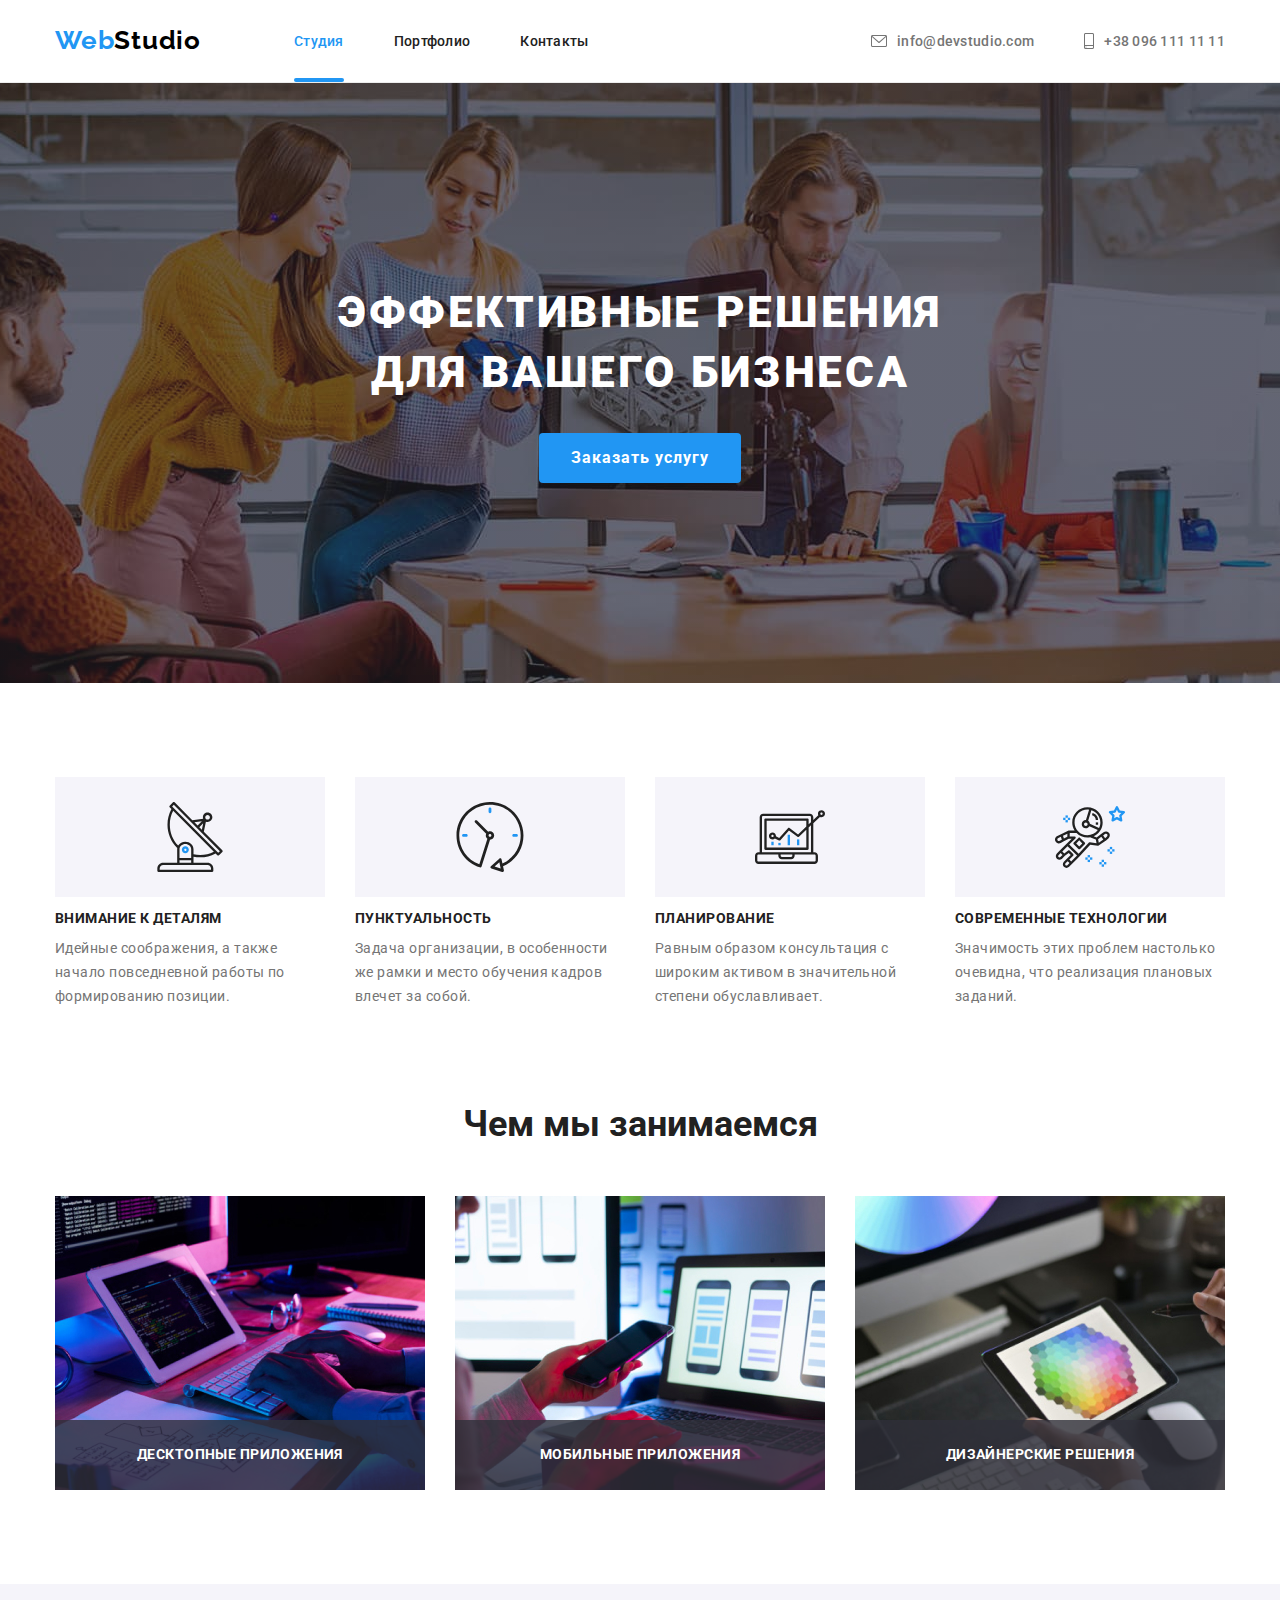
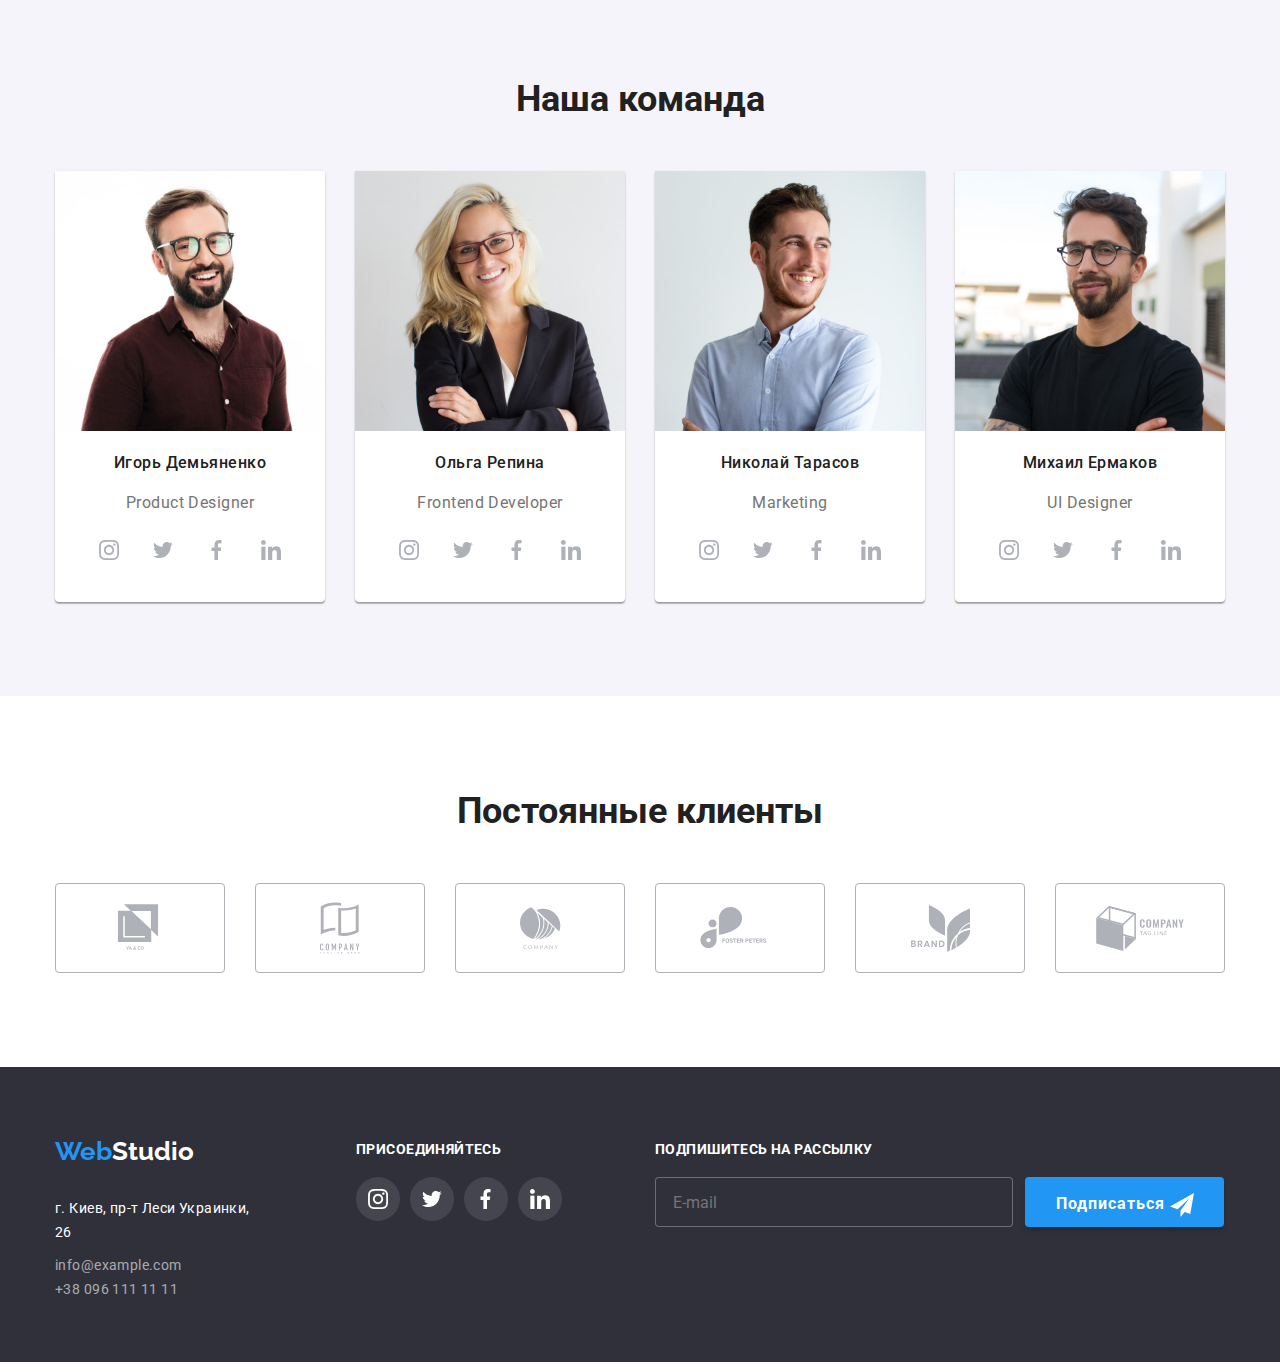
<file: index.html>
<!DOCTYPE html>
<html lang="en">
<head>
    <meta charset="UTF-8">
    <meta name="viewport" content="width=device-width, initial-scale=1.0">
    <link rel="preconnect" href="https://fonts.gstatic.com">
    <link href="https://fonts.googleapis.com/css2?family=Roboto:wght@400;500;700;900&display=swap" rel="stylesheet">
    <link rel="preconnect" href="https://fonts.gstatic.com">
    <link href="https://fonts.googleapis.com/css2?family=Raleway:wght@700&display=swap" rel="stylesheet">
    <link rel="stylesheet" href="./css/modern-normalize.css">
    <link rel="stylesheet" href="./css/main.css">
    <title>Document</title>
</head>
<body class="body">
    <!--main container-->
 
    <header class="page-header ">
        
        <!-- <div> -->
      <div class="container">
        <nav class="main-nav">
            <a href="./index.html" class="logo"><span class="logo-word"> Web</span>Studio</a>
   
               <ul class="site-nav">
                       
                   <li>
                       <a class="border-nav link current" href="./index.html"> Студия</a>
                 </li>

                   <li class="item">
                       <a class="border-nav link" href="./portfolio.html"> Портфолио</a>
                 </li>

                    <li class="item">
                        <a class="border-nav link" href="#">Контакты</a> 
                    </li>
              </ul>
   
        </nav>
   
   
        <ul class="site-nav nav-auth">
            <li>
                <a class="link auth" href="mailto:info@devstudio.com">
                    <svg class="icon envelope">
                        <use href="./images/svg/sprint.svg#envelope"></use>
                    </svg>
                    info@devstudio.com</a>
            </li>
        
            <li class="item">
                <a class="link auth" href="tel:+380961111111">
                    <svg class="icon smartphone">
                        <use href="./images/svg/sprint.svg#smartphone"></use>
                    </svg>
                    +38 096 111 11 11</a>
            </li>
        </ul>
      </div>

    </header>


    <main>
     <!--hero-->
                
    <section class="hero">
        <h1 class="title-hero">Эффективные решения <br> для вашего бизнеса</h1>
      
        <button data-modal-open class="hero-btn" type="button">Заказать услугу</button>

    </section>

       
    <section class="tasks ">
        <div class="container">
            <h2 class="visually-hidden">Приоритеты</h2>
            <ul class="display-tasks">
    
                <li class="priority-tasks">
                    <a href="#">
                        <div class="box-priority">
                            <svg class="svg-tasks">
                                <use href="./images/svg/sprint.svg#antenna-1"></use>
                            </svg>
                        </div>
                    </a>
                    <h3 class="title-tasks">Внимание к деталям</h3>
                    <p class="main-task">Идейные соображения, а также начало повседневной работы по формированию позиции.
                    </p>
                </li>
    
    
                <li class="priority-tasks">
                    <a href="#">
                        <div class="box-priority">
                            <svg class="svg-tasks">
                                <use href="./images/svg/sprint.svg#clock-2"></use>
                            </svg>
                        </div>
                    </a>
                    <h3 class="title-tasks">Пунктуальность</h3>
                    <p class="main-task">Задача организации, в особенности же рамки и место обучения кадров влечет за собой.
                    </p>
                </li>
    
                <li class="priority-tasks">
                    <a href="#">
                        <div class="box-priority">
                            <svg class="svg-tasks">
                                <use href="./images/svg/sprint.svg#diagram-3"></use>
                            </svg>
                        </div>
                    </a>
                    <h3 class="title-tasks">Планирование</h3>
                    <p class="main-task">Равным образом консультация с широким активом в значительной степени обуславливает.
                    </p>
                </li>
    
                <li class="priority-tasks">
                    <a href="#">
                        <div class="box-priority">
                            <svg class="svg-tasks">
                                <use href="./images/svg/sprint.svg#astronaut-4"></use>
                            </svg>
                        </div>
                    </a>
                    <h3 class="title-tasks">Современные технологии</h3>
                    <p class="main-task">Значимость этих проблем настолько очевидна, что реализация плановых заданий.</p>
                </li>
    
    
            </ul>
        </div>
    </section>            
       
       
    <section class="works ">
    
        <div class="container">
    
            <h2 class="title">Чем мы занимаемся</h2>
            <ul class="display-works">
    
                <li class="work">
                   <div class="works-box">
                        <img src="./images/box-1.jpg" alt="">
                        <p class="title-img">Десктопные приложения</p>
                   </div>
                </li>

                <li class="work">
                   <div class="works-box">
                        <img src="./images/box-2.jpg" alt="">
                        <p class="title-img">Мобильные приложения</p>
                   </div>
                </li>

                <li class="work">
                    <div class="works-box">
                        <img src="./images/box-3.jpg" alt="">
                        <p class="title-img">Дизайнерские решения</p>
                    </div>
                </li>
    
            </ul>
        </div>
    
    </section>
             
    <!--team-->
       
    <section class="container-team">
    
        <div class="container">
            <h2 class="team">Наша команда</h2>
    
            <ul class="title-team">
    
                <li class="teamates">
                    <img src="./images/Игорь-Демьяненко.jpg" alt="" width="270">
                    <h4 class="team-name">Игорь Демьяненко</h4>
                    <p class="team-job">Product Designer</p>
                    <ul class="social-icons">
                        <li class="svg-box">
                            <a  class="icon-box" href="#">
                                <svg class="svg-teamates">
                                    <use href="./images/svg/sprint.svg#insta"></use>
                                </svg>
                            </a>
                        </li>
                        <li class="svg-box">
                            <a class="icon-box" href="#">
                                <svg class="svg-teamates">
                                    <use href="./images/svg/sprint.svg#tw"></use>
                                </svg>
                            </a>
                        </li>
                        <li class="svg-box">
                            <a class="icon-box" href="#">
                                <svg class="svg-teamates">
                                    <use href="./images/svg/sprint.svg#fb"></use>
                                </svg>
                            </a>
                        </li>
                        <li class="svg-box">
                            <a class="icon-box" href="#">
                                <svg class="svg-teamates">
                                    <use href="./images/svg/sprint.svg#in"></use>
                                </svg>
                              
                            </a>
                        </li>
    
                    </ul>
                </li>
    
                <li class="teamates">
                    <img src="./images/Ольга-Репина.jpg" alt="" width="270">
                    <h4 class="team-name">Ольга Репина</h4>
                    <p class="team-job">Frontend Developer</p>
                <ul class="social-icons">
                    <li class="svg-box">
                        <a class="icon-box" href="#">
                            <svg class="svg-teamates">
                                <use href="./images/svg/sprint.svg#insta"></use>
                            </svg>
                        </a>
                    </li>
                    <li class="svg-box">
                        <a class="icon-box" href="#">
                            <svg class="svg-teamates">
                                <use href="./images/svg/sprint.svg#tw"></use>
                            </svg>
                        </a>
                    </li>
                    <li class="svg-box">
                        <a class="icon-box" href="#">
                            <svg class="svg-teamates">
                                <use href="./images/svg/sprint.svg#fb"></use>
                            </svg>
                        </a>
                    </li>
                    <li class="svg-box">
                        <a class="icon-box" href="#">
                            <svg class="svg-teamates">
                                <use href="./images/svg/sprint.svg#in"></use>
                            </svg>
                
                        </a>
                    </li>
                
                </ul>
                </li>
    
                <li class="teamates">
                    <img src="./images/Николай-Тарасов.jpg" alt="" width="270">
                    <h4 class="team-name">Николай Тарасов</h4>
                    <p class="team-job">Marketing</p>
                    <ul class="social-icons">
                        <li class="svg-box">
                            <a class="icon-box" href="#">
                                <svg class="svg-teamates">
                                    <use href="./images/svg/sprint.svg#insta"></use>
                                </svg>
                            </a>
                        </li>
                        <li class="svg-box">
                            <a class="icon-box" href="#">
                                <svg class="svg-teamates">
                                    <use href="./images/svg/sprint.svg#tw"></use>
                                </svg>
                            </a>
                        </li>
                        <li class="svg-box">
                            <a class="icon-box" href="#">
                                <svg class="svg-teamates">
                                    <use href="./images/svg/sprint.svg#fb"></use>
                                </svg>
                            </a>
                        </li>
                        <li class="svg-box">
                            <a class="icon-box" href="#">
                                <svg class="svg-teamates">
                                    <use href="./images/svg/sprint.svg#in"></use>
                                </svg>
                    
                            </a>
                        </li>
                    
                    </ul>
                </li>
    
                <li class="teamates">
                    <img src="./images/Михаил-Ермаков.jpg" alt="" width="270">
                    <h4 class="team-name">Михаил Ермаков</h4>
                    <p class="team-job">UI Designer</p>
                    <ul class="social-icons">
                        <li class="svg-box">
                            <a class="icon-box" href="#">
                                <svg class="svg-teamates">
                                    <use href="./images/svg/sprint.svg#insta"></use>
                                </svg>
                            </a>
                        </li>
                        <li class="svg-box">
                            <a class="icon-box" href="#">
                                <svg class="svg-teamates">
                                    <use href="./images/svg/sprint.svg#tw"></use>
                                </svg>
                            </a>
                        </li>
                        <li class="svg-box">
                            <a class="icon-box" href="#">
                                <svg class="svg-teamates">
                                    <use href="./images/svg/sprint.svg#fb"></use>
                                </svg>
                            </a>
                        </li>
                        <li class="svg-box">
                            <a class="icon-box" href="#">
                                <svg class="svg-teamates">
                                    <use href="./images/svg/sprint.svg#in"></use>
                                </svg>
                    
                            </a>
                        </li>
                    
                    </ul>
                </li>
    
            </ul>
        </div>
    
    </section>

    <section class="clients-container">
        <div class="container">
            <h2 class="title">Постоянные клиенты</h2>
    
            <ul class="clients">
                <li>
    
                    <a class="box-clients" href="#">
                        <svg class="svg-clients1">
                            <use href="./images/svg/sprint.svg#logo-1"></use>
                        </svg>
                    </a>
    
                </li>
    
                <li>
    
                    <a class="box-clients" href="#">
                        <svg class="svg-clients2">
                            <use href="./images/svg/sprint.svg#logo-2"></use>
                        </svg>
                    </a>
    
                </li>
    
                <li>
    
                    <a class="box-clients" href="#">
                        <svg class="svg-clients3">
                            <use href="./images/svg/sprint.svg#logo-3"></use>
                        </svg>
                    </a>
    
                </li>
    
                <li>
    
                    <a class="box-clients" href="#">
                        <svg class="svg-clients4">
                            <use href="./images/svg/sprint.svg#logo-4"></use>
                        </svg>
                    </a>
    
                </li>
    
                <li>
    
                    <a class="box-clients" href="#">
                        <svg class="svg-clients5">
                            <use href="./images/svg/sprint.svg#logo-5"></use>
                        </svg>
                    </a>
    
                </li>
    
                <li>
    
                    <a class="box-clients" href="#">
                        <svg class="svg-clients6">
                            <use href="./images/svg/sprint.svg#logo-6"></use>
                        </svg>
                    </a>
    
                </li>
    
            </ul>
    
        </div>
    </section>


    </main>

 <!--basement-->
<footer class="basement ">

    <div class="container">
        <div class=" address-box">
            <a href="./index.html" class="logo-basement"><span class="logo-word"> Web</span>Studio</a>

            <address>

                <p class="addres-par"><a class="address" href="#">г. Киев, пр-т Леси Украинки, 26 </a></p>

            </address>

            <ul class="info-nav">
                <li> <a class="info" href="mailto:info@example.com"> info@example.com</a></li>

                <li> <a class="info" href="tel:+380961111111"> +38 096 111 11 11</a> </li>
            </ul>
        </div>

        <div class="icons">
            <p class="title-basement">Присоединяйтесь</p>

            <ul class="basement-icons">
                <li class="svg-box">
                    <a class="icon-box" href="#">
                        <svg class="svg-footer">
                            <use href="./images/svg/sprint.svg#insta"></use>
                        </svg>
                    </a>
                </li>

                <li class="svg-box">
                    <a class="icon-box" href="#">
                        <svg class="svg-footer">
                            <use href="./images/svg/sprint.svg#tw"></use>
                        </svg>
                    </a>
                </li>

                <li class="svg-box">
                    <a class="icon-box" href="#">
                        <svg class="svg-footer">
                            <use href="./images/svg/sprint.svg#fb"></use>
                        </svg>
                    </a>
                </li>

                <li class="svg-box">
                    <a class="icon-box" href="#">
                        <svg class="svg-footer">
                            <use href="./images/svg/sprint.svg#in"></use>
                        </svg>
                    </a>
                </li>


            </ul>
        </div>

        <div class="icons">
            <p class="title-basement">Подпишитесь на рассылку</p>

            <form class="form-footer">
                <label for="email">
                    <input class="input-footer" type="text" id="email" placeholder="E-mail">
                </label>

                <button class="btn-footer">Подписаться
                    <svg class="svg-btn-footer">
                        <use href="./images/svg/sprint.svg#icon-send"></use>
                    </svg>
                </button>
            </form>
        </div>
    </div>

</footer>

    <!-- modal -->

    <div data-modal class="backdrop is-hidden">
      <div class="modal">
          <button data-modal-close class="icon-box">
              <svg class="svg-cross">
                  <use href="./images/svg/sprint.svg#cross"></use>
              </svg>
          </button>


          <h2 class="title-backdrop">Оставьте свои данные, мы вам перезвоним</h2>
          <form class="feedback" name="name" autocomplete="on" novalidate>
              <div class="forms">
                <label class="forms-label"  for="user_name">Имя</label>
                <input class="forms-input  user-person" type="text" id="user_name">
                <svg class="svg-forms" width="18" height="18">
                    <use href="./images/svg/sprint.svg#person-modal"></use>
                </svg>
              </div>
              

             <div  class="forms">
                  <label class="forms-label" for="user_number">Телефон</label>
                  <input class="forms-input  user-phone" type="tel" id="user_number">
                    <svg class="svg-forms" width="18" height="18">
                        <use href="./images/svg/sprint.svg#phone-modal"></use>
                    </svg>
             </div>
              

              <div  class="forms">
                  <label class="forms-label" for="user_email">Почта</label>
                  <input class="forms-input  user-email" type="email" id="user_email">
                    <svg class="svg-forms" width="18" height="18">
                        <use href="./images/svg/sprint.svg#email-modal"></use>
                    </svg>
              </div>
              

              <div  class="forms">
                  <label class="forms-label" for="comments">Комментарий</label>
                  <textarea class="forms-textarea" name="comments" id="comments" rows="10" placeholder="Введите текст"></textarea>
             
              </div> 

             <div class="conditions">
                  <label class="label-checkbox "  for="checkbox">
                  <input class="input-checkbox " type="checkbox" name="checkbox" id="checkbox">
                  <span class="checkicon"></span>
                    <!-- <div class="checkicon">
                        <svg class="checkuse" width="16" height="15">
                            <use  href="./images/svg/sprint.svg#checkicon"></use>
                        </svg>
                    </div> -->
                    <span>Соглашаюсь с рассылкой и принимаю <a href="#" class="conditions-word">Условия договора</a></span>
                 </label>
                
             
             </div>

               <button class="feedback-btn" type="submit">Отправить</button>
               
          </form>

          
      </div>  
    </div>
   
    
    <script src="./js/modal.js"></script>


</body>
</html>
</file>
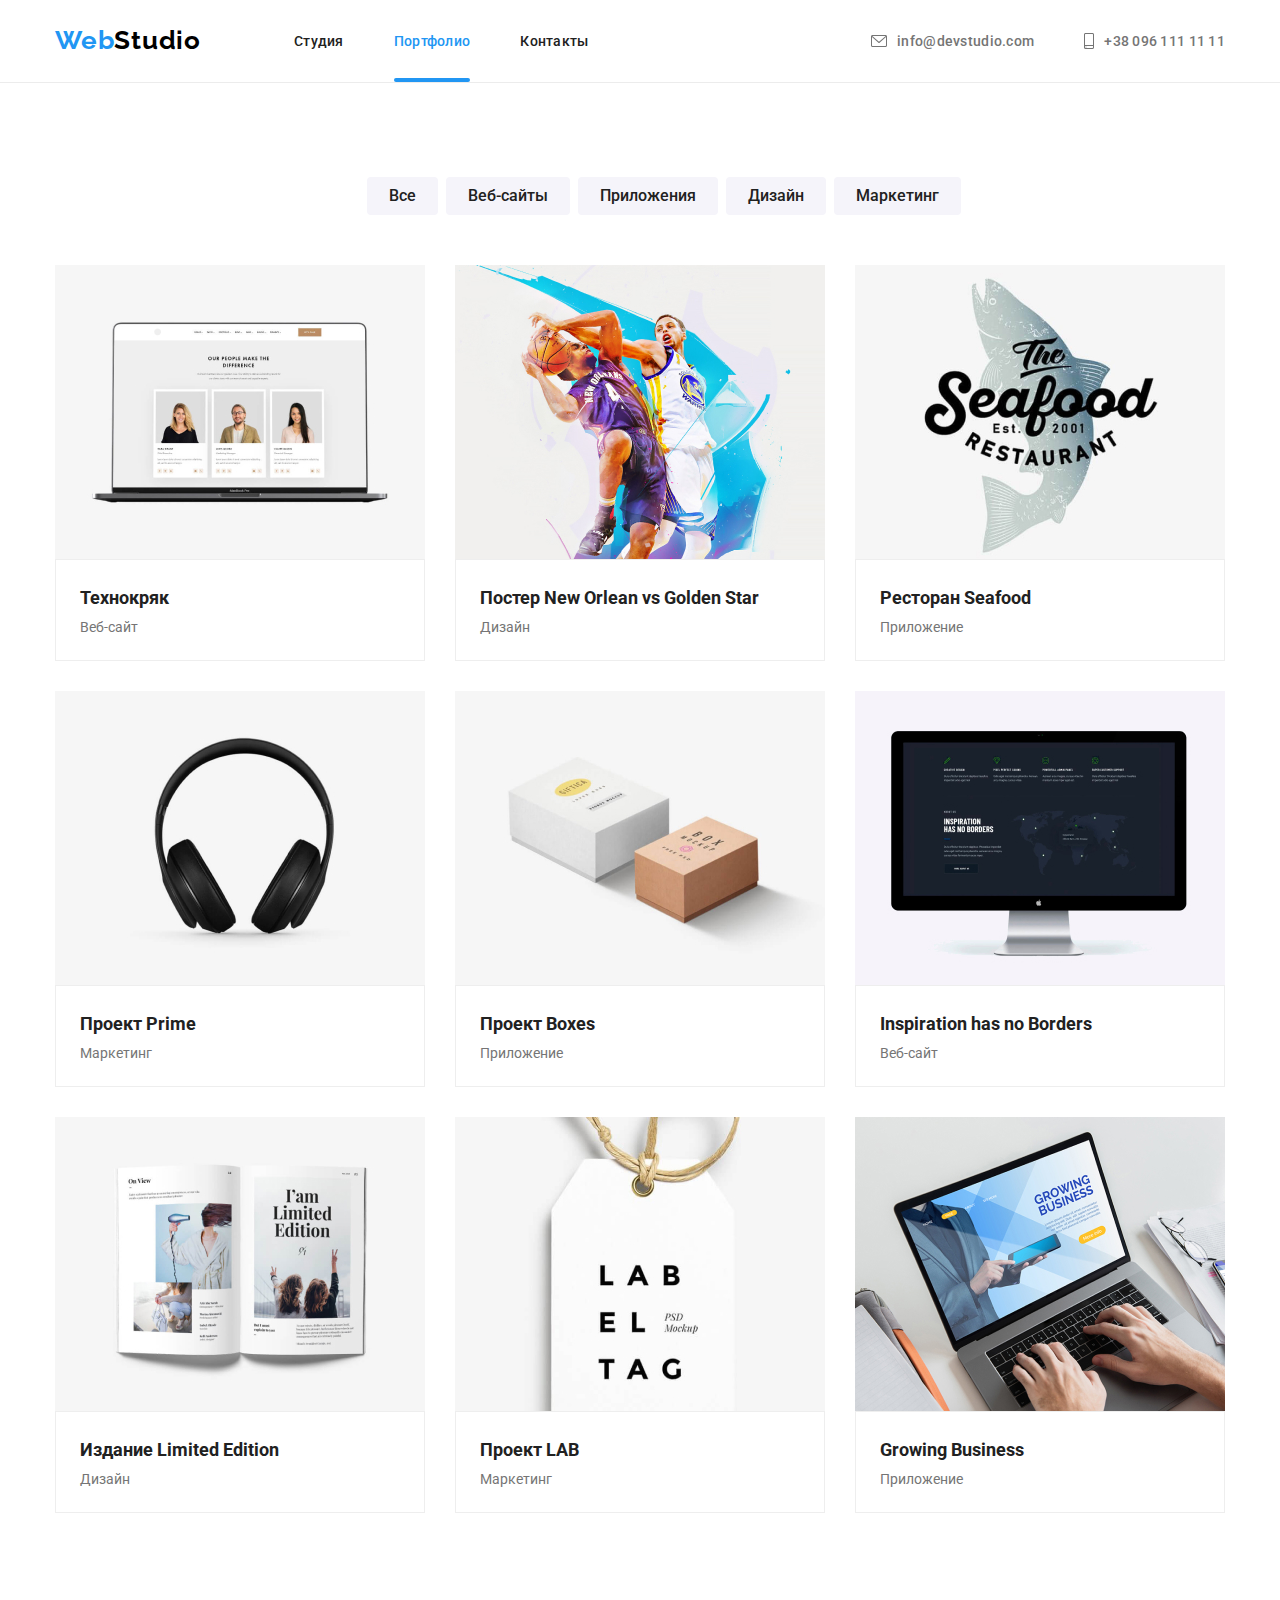
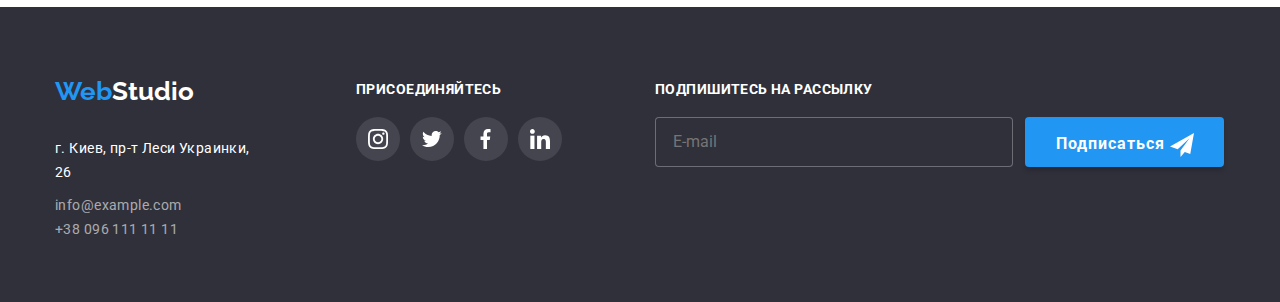
<file: portfolio.html>
<!DOCTYPE html>
<html lang="en">
<head>
    <meta charset="UTF-8">
    <meta name="viewport" content="width=device-width, initial-scale=1.0">
    <link rel="preconnect" href="https://fonts.gstatic.com">
    <link href="https://fonts.googleapis.com/css2?family=Roboto:wght@400;500;700;900&display=swap" rel="stylesheet">
    <link rel="preconnect" href="https://fonts.gstatic.com">
    <link href="https://fonts.googleapis.com/css2?family=Raleway:wght@700&display=swap" rel="stylesheet">
    <link rel="stylesheet" href="./css/modern-normalize.css">
    <link rel="stylesheet" href="./css/main.css">
    <title>Портфолио</title>
</head>
<body class="body">
    
    <header class="page-header ">
    
        <!-- <div> -->
        <div class="container">
            <nav class="main-nav">
                <a href="./index.html" class="logo"><span class="logo-word"> Web</span>Studio</a>
    
                <ul class="site-nav">
    
                    <li>
                        <a class="border-nav link " href="./index.html"> Студия</a>
                    </li>
    
                    <li class="item">
                        <a class="border-nav link current" href="./portfolio.html"> Портфолио</a>
                    </li>
    
                    <li class="item">
                        <a class="border-nav link" href="#">Контакты</a>
                    </li>
                </ul>
    
            </nav>
    
    
            <ul class="site-nav nav-auth">
                <li>
                    <a class="link auth" href="mailto:info@devstudio.com">
                        <svg class="icon envelope">
                            <use href="./images/svg/sprint.svg#envelope"></use>
                        </svg>
                        info@devstudio.com</a>
                </li>
    
                <li class="item">
                    <a class="link auth" href="tel:+380961111111">
                        <svg class="icon smartphone">
                            <use href="./images/svg/sprint.svg#smartphone"></use>
                        </svg>
                        +38 096 111 11 11</a>
                </li>
            </ul>
        </div>
    
    </header>
     
   <main>

    <section class="btn-works-nav">

        <div class="container">
            <h1 class="visually-hidden">Портфолио</h1>
       
            <ul class="btn-nav">
             <li><button class="btn" type="button">Все</button></li>
             <li><button class="btn" type="button">Веб-сайты</button></li>
             <li><button class="btn" type="button">Приложения</button></li>
             <li><button class="btn" type="button">Дизайн</button></li>
             <li><button class="btn" type="button">Маркетинг</button></li>
            </ul>
        
    
    
            <ul class="flex-contaner  ">
                <li class="flex-element">
                <div class="thumb">
                    <img src="./images/works/img-1.jpg" alt="">
                    <div class="box-overlay">
                        <p class="item-hover">Технокряк это современная площадка распространения коронавируса. Компании используют эту
                            платформу для цифрового
                            шпионажа и атак на защищённые сервера конкурентов.</p>
                    </div>
                </div>
                
                 <div class="port-works">
                     <h2 class="title-works">Технокряк</h2>
                     <p class="main-task">Веб-сайт</p>
                    
                 </div>
                 
                </li>
    
                <li class="flex-element">
                 <div class="thumb">
                    <img src="./images/works/img-2.jpg" alt="">
                    <div class="box-overlay">
                        <p class="item-hover">Технокряк это современная площадка распространения коронавируса. Компании используют эту
                            платформу для цифрового
                            шпионажа и атак на защищённые сервера конкурентов.</p>
                    </div>
                 </div>
                 <div class="port-works">
                     <h2 class="title-works">Постер New Orlean vs Golden Star</h2>
                     <p class="main-task">Дизайн</p>
                 </div>
             </li>
    
             <li class="flex-element">
                 <div class="thumb">
                    <img src="./images/works/img-3.jpg" alt="">
                    <div class="box-overlay">
                        <p class="item-hover">Технокряк это современная площадка распространения коронавируса. Компании используют эту
                            платформу для цифрового
                            шпионажа и атак на защищённые сервера конкурентов.</p>
                    </div>
                 </div>
                <div class="port-works">
                     <h2 class="title-works">Ресторан Seafood</h2>
                     <p class="main-task">Приложение</p>
                </div>
             </li>  
    
             <li class="flex-element">
                 <div class="thumb">
                     <img src="./images/works/img-4.jpg" alt="">
                 <div class="box-overlay">
                        <p class="item-hover">Технокряк это современная площадка распространения коронавируса. Компании используют эту
                            платформу для цифрового
                            шпионажа и атак на защищённые сервера конкурентов.</p>
                    </div>
                 </div>
                 <div class="port-works">
                     <h2 class="title-works">Проект Prime</h2>
                     <p class="main-task">Маркетинг</p>
                 </div>
             </li>
    
             <li class="flex-element">
                 <div class="thumb">
                     <img src="./images/works/img-5.jpg" alt="">
                 <div class="box-overlay">
                        <p class="item-hover">Технокряк это современная площадка распространения коронавируса. Компании используют эту
                            платформу для цифрового
                            шпионажа и атак на защищённые сервера конкурентов.</p>
                    </div>
                 </div>
                 <div class="port-works">
                     <h2 class="title-works">Проект Boxes</h2>
                     <p class="main-task">Приложение</p>
                 </div>
             </li>
    
             <li class="flex-element">
                 <div class="thumb">
                     <img src="./images/works/img-6.jpg" alt="">
                 <div class="box-overlay">
                        <p class="item-hover">Технокряк это современная площадка распространения коронавируса. Компании используют эту
                            платформу для цифрового
                            шпионажа и атак на защищённые сервера конкурентов.</p>
                    </div>
                 </div>
                 <div class="port-works">
                     <h2 class="title-works">Inspiration has no Borders</h2>
                     <p class="main-task">Веб-сайт</p>
                 </div>
             </li>
    
             <li class="flex-element">
                 <div class="thumb">
                     <img src="./images/works/img-7.jpg" alt="">
                 <div class="box-overlay">
                        <p class="item-hover">Технокряк это современная площадка распространения коронавируса. Компании используют эту
                            платформу для цифрового
                            шпионажа и атак на защищённые сервера конкурентов.</p>
                    </div>
                 </div>
                 <div class="port-works">
                     <h2 class="title-works">Издание Limited Edition</h2>
                     <p class="main-task">Дизайн</p>
                </div>
             </li>
    
             <li class="flex-element">
                 <div class="thumb">
                     <img src="./images/works/img-8.jpg" alt="">
                 <div class="box-overlay">
                        <p class="item-hover">Технокряк это современная площадка распространения коронавируса. Компании используют эту
                            платформу для цифрового
                            шпионажа и атак на защищённые сервера конкурентов.</p>
                    </div>
                 </div>
                 <div class="port-works">
                     <h2 class="title-works">Проект LAB</h2>
                     <p class="main-task">Маркетинг</p>
                 </div>
             </li>
             
             <li class="flex-element">
                 <div class="thumb">
                     <img src="./images/works/img-9.jpg" alt="">
                 <div class="box-overlay">
                        <p class="item-hover">Технокряк это современная площадка распространения коронавируса. Компании используют эту
                            платформу для цифрового
                            шпионажа и атак на защищённые сервера конкурентов.</p>
                    </div>
                 </div>
                 <div class="port-works">
                     <h2 class="title-works">Growing Business</h2>
                     <p class="main-task">Приложение</p>
                 </div>
             </li>
                
            </ul>

        </div>
        
    </section>
     
   </main>

<footer class="basement ">

    <div class="container">
        <div class=" address-box">
            <a href="./index.html" class="logo-basement"><span class="logo-word"> Web</span>Studio</a>
        
            <address>
        
                <p class="addres-par"><a class="address" href="#">г. Киев, пр-т Леси Украинки, 26 </a></p>
        
            </address>
        
            <ul class="info-nav">
                <li> <a class="info" href="mailto:info@example.com"> info@example.com</a></li>
        
                <li> <a class="info" href="tel:+380961111111"> +38 096 111 11 11</a> </li>
            </ul>
        </div>

        <div class="icons">
            <p class="title-basement">Присоединяйтесь</p>

            <ul class="basement-icons">
                <li class="svg-box">
                    <a class="icon-box" href="#">
                        <svg class="svg-footer">
                            <use href="./images/svg/sprint.svg#insta"></use>
                        </svg>
                    </a>
                </li>

                <li class="svg-box">
                    <a class="icon-box" href="#">
                        <svg class="svg-footer">
                            <use href="./images/svg/sprint.svg#tw"></use>
                        </svg>
                    </a>
                </li>

                <li class="svg-box">
                    <a class="icon-box" href="#">
                        <svg class="svg-footer">
                            <use href="./images/svg/sprint.svg#fb"></use>
                        </svg>
                    </a>
                </li>

                <li class="svg-box">
                    <a class="icon-box" href="#">
                        <svg class="svg-footer">
                            <use href="./images/svg/sprint.svg#in"></use>
                        </svg>
                    </a>
                </li>


            </ul>
        </div>

        <div class="icons">
            <p class="title-basement">Подпишитесь на рассылку</p>
        
            <form class="form-footer">
                <label for="email">
                    <input class="input-footer" type="text" id="email" placeholder="E-mail">
                </label>
        
                <button class="btn-footer">Подписаться
                    <svg class="svg-btn-footer">
                        <use href="./images/svg/sprint.svg#icon-send"></use>
                    </svg>
                </button>
            </form>
        </div>
    </div>

</footer>


   
</body>
</html>
</file>
<file: css/main.css>
/* 
headder background: #FFFFFF;
body background: #E5E5E5;
team background: #F5F4FA;
footer background: #2F303A;
заголовки  background: #212121;
описание background: #757575;
logo background: #2196F3;
background: #2F303A;
hover,focus: #2196F3
F5F4FA


*/

:root {
  --main-color-body: #e5e5e5;
  --main-color-title: #212121;
  --main-color-text: #757575;
  --white-color-header: #ffffff;
  --main-color-footer: #2f303a;
  --hover-focus: #2196f3;
  --team-bcg: #f5f4fa;
  --main-icon-color: #afb1b8;
  --bcg-hero-img: #c4c4c4;
  --linear-gradient: rgba(47, 48, 58, 0.4);
  --bcg-icon-footer: rgba(255, 255, 255, 0.1);
  --cubic: cubic-bezier(0.4, 0, 0.2, 1);
  --time: 250ms;
  --bcgimage-box: rgba(47, 48, 58, 0.8);
  --backdrop: rgba(0, 0, 0, 0.2);
  --black: #000000;
  --outline-modal: rgba(33, 33, 33, 0.2);
}

.visually-hidden {
  position: absolute;
  width: 1px;
  height: 1px;
  margin: -1px;
  border: 0;
  padding: 0;

  white-space: nowrap;
  clip-path: inset(100%);
  clip: rect(0 0 0 0);
  overflow: hidden;
}

ul {
  list-style: none;
}

img {
  display: block;
  max-width: 100%;
  height: auto;
}

/* body */
.body {
  background-color: var(--white-color-header);
  color: var(--main-color-title);
  font-family: 'Roboto', sans-serif;

  /* width: 1200px; */
  margin: 0;
  padding: 0;
}

.container {
  width: 1200px;
  margin-left: auto;
  margin-right: auto;
  padding-left: 15px;
  padding-right: 15px;
}

/* header */
.page-header {
  background-color: var(--white-color-header);
  /* min-height: 80px; */
  font-weight: 500;
  font-size: 14px;
  line-height: 1.3;
  display: flex;
  align-items: center;
  border-bottom: 1px solid #ececec;
}

.page-header .container {
  display: flex;
}

.main-nav {
  display: flex;
  align-items: center;
  /* margin-right: 93px; */
}

.site-nav .link.current {
  color: var(--hover-focus);
}

.link {
  position: relative;
  color: var(--main-color-title);
  text-decoration: none;
  font-family: 'Roboto', sans-serif;
  margin-left: 50px;
  letter-spacing: 0.02em;
  display: flex;
  align-items: center;
  /* outline: 1px solid black; */
  margin: 0;
  padding: 0;
    transition: color var(--time) var(--cubic);

}

.site-nav {
  display: flex;
  margin-left: 93px;
  margin-top: 0;
  margin-bottom: 0;
  margin-right: 0;
  padding: 0;
}

.nav-auth {
  justify-content: flex-end;
  margin: 0;
  margin-left: auto;
  letter-spacing: 0.02em;
  align-items: center;
}

.item {
  margin-left: 50px;
}

.auth {
  color: var(--main-color-text);
}

.link:hover,
.link:focus {
  color: var(--hover-focus);
  /* transition: color var(--time) var(--cubic); */
}

.border-nav {
  padding-top: 32px;
  padding-bottom: 32px;
}

.border-nav::after {
  content: '';
  display: block;

  position: absolute;
  bottom: 0;
  /* left: 0; */
  /* top: 28px; */
  width: 100%;
  height: 4px;
  background-color: var(--hover-focus);
  border-radius: 2px;
  opacity: 0;
  transition: color var(--time) var(--cubic);
}

.border-nav:hover::after,
.border-nav:focus::after,
.border-nav.current::after {
  opacity: 1;
}

.icon {
  fill: currentColor;
  margin-right: 10px;
}

.envelope {
  width: 16px;
  height: 12px;
}

.smartphone {
  width: 10px;
  height: 16px;
}

.logo {
  color: #000000;
  font-family: 'Raleway', sans-serif;
  font-weight: 700;
  font-size: 26px;
  line-height: 1.92;
  letter-spacing: 0.03em;
  text-decoration: none;
}

.logo-word {
  color: var(--hover-focus);
}

/* footer */
.basement {
  background-color: var(--main-color-footer);

  font-weight: 400;
  font-size: 14px;
  line-height: 1.71;

  padding-top: 60px;
  padding-bottom: 60px;
}



.address {
      color: var(--white-color-header);
    font-size: 14px;
    line-height: 1.71;
    font-style: normal;
    text-decoration: none;
    letter-spacing: 0.03em;
}

.addres-par {
  margin: 0;
  margin-top: 20px;
}

.info-nav {
  padding: 0;
  margin: 0;
  margin-top: 9px;
}

.info {
  color: rgba(255, 255, 255, 0.6);

  font-size: 14px;
  line-height: 1.71;
  text-decoration: none;
  letter-spacing: 0.03em;
  margin-top: 9px;
}

.logo-basement {
  color: #ffffff;
  font-family: 'Raleway', sans-serif;
  font-weight: 700;
  font-size: 26px;
  line-height: 1.92;
  text-decoration: none;
}

.basement .container {
  display: flex;
}

.basement {
  display: flex;
  margin-left: auto;
  margin-right: auto;
  padding-left: 15px;
  padding-right: 15px;
}

.basement .icons {
  margin-left: 93px;
}

.title-basement {
  color: var(--white-color-header);
  font-family: 'Roboto', sans-serif;
  font-weight: 700;
  font-size: 14px;
  line-height: 16px;
  letter-spacing: 0.03em;
  text-transform: uppercase;
  margin-bottom: 20px;
}

.icons .icon-box {
  background-color: var(--bcg-icon-footer);
}

.svg-footer {
  fill: var(--white-color-header);
  width: 20px;
  height: 20px;
  display: flex;
  justify-content: center;
  align-items: center;
}

.form-footer {
  width: 570px;
  display: flex;

}

.input-footer {
  background-color: var(--main-color-footer);
  height: 50px;
  display: block;
  width: 358px;
  border: 1px solid rgba(255, 255, 255, 0.3);
  border-radius: 4px;
  padding-left: 17px;
  color: rgba(255, 255, 255, 0.6);
  font-size: 16px;
  line-height: 1.25;

}

.btn-footer {
  font-weight: 700;
  font-size: 16px;
  line-height: 1.87;
  margin-left: 12px;
      height: 50px;
  /* width: 200px;
  align-items: center;
  justify-content: center; */

  color: var(--white-color-header);
  background-color: var(--hover-focus);

  padding-top: 10px;
  padding-bottom: 10px;
  padding-right: 28px;
  padding-left: 29px;

  box-shadow: 0px 4px 4px rgba(0, 0, 0, 0.15);
  border-radius: 4px;
  border-color: transparent;

  letter-spacing: 0.06em;
}

.svg-btn-footer {
  width: 24px;
  height: 24px;
  vertical-align: middle;
}

/* main */
.hero,
.title-hero {
  color: var(--white-color-header);

  font-family: 'Roboto', sans-serif;

  font-weight: 900;
  font-size: 44px;
  line-height: 1.36;
  text-align: center;
  justify-content: center;
  margin: 0;
  letter-spacing: 0.06em;
}

.title-hero {
  padding-top: 200px;
  text-transform: uppercase;
}

.hero {
  max-width: 1600px;
  height: 600px;
  margin-left: auto;
  margin-right: auto;
  align-items: center;
  background-image: linear-gradient(
      var(--linear-gradient),
      var(--linear-gradient)
    ),
    url(../images/bcghero.jpg);
  background-repeat: no-repeat;
  background-size: cover;
  background-position: center;
  text-align: center;
}

.team {
  background-color: var(--team-bcg);
}

.button {
  color: var(--white-color-header);
  background-color: var(--hover-focus);

  font-weight: bold;
  font-size: 16px;
  line-height: 1.87;
}

.hero-btn {
  color: var(--white-color-header);
  background-color: var(--hover-focus);

  font-weight: bold;
  font-size: 16px;
  line-height: 1.87;
  text-decoration: none;
  letter-spacing: 0.06em;

  padding: 10px 32px;
  margin-top: 30px;
  border-radius: 4px;
  padding: 10px 32px;

  border: transparent;

  cursor: pointer;
}

.tasks {
  padding-top: 94px;
}

.display-tasks,
.display-works {
  display: flex;
  margin: 0;
  justify-content: space-between;
  letter-spacing: 0.03em;
}

.title {
  font-weight: 700;
  font-size: 36px;
  line-height: 1.2;
  text-align: center;

  margin: 0;
}

/* tasks */

.box-priority {
  display: flex;
  justify-content: center;
  align-items: center;
  width: 270px;
  height: 120px;
  background-color: var(--team-bcg);
}
.svg-tasks {
  width: 70px;
  height: 70px;
}

.display-tasks {
  padding: 0;

  margin: 0;
}

.priority-tasks {
  margin-left: 30px;
  width: 270px;
  flex-direction: row;
  letter-spacing: 0.03em;
}

.priority-tasks:nth-child(1) {
  margin: 0;
}

.title-tasks {
  font-weight: 700;
  font-size: 14px;
  line-height: 1.14;
  margin-bottom: 10px;
  text-transform: uppercase;
}

.main-task {
  color: var(--main-color-text);

  font-weight: 400;
  font-size: 14px;
  line-height: 1.71;
  margin: 0;
}

/* works */

.works {
  padding-top: 94px;
  padding-bottom: 94px;
}

.display-works {
  padding: 0;
  padding-top: 50px;
}

.work {
  margin-left: 30px;
  display: flex;
}

.work:nth-child(1) {
  margin: 0;
}

.works-box {
  position: relative;
  width: 100%;
}

.title-img {
  color: var(--white-color-header);
  background-color: var(--bcgimage-box);

  font-weight: 700;
  font-size: 14px;
  line-height: 1.14;
  text-align: center;
  letter-spacing: 0.03em;
  text-transform: uppercase;
  margin: 0;
  padding-top: 27px;
  padding-bottom: 27px;
  text-align: center;

  position: absolute;
  width: 100%;
  bottom: 0;
}

/* team */

.container-team {
  background-color: var(--team-bcg);
  padding-top: 94px;
  padding-bottom: 94px;
}

.team {
  margin: 0;

  font-weight: 700;
  font-size: 36px;
  line-height: 1.2;
  text-align: center;
}

.title-team {
  background-color: var(--team-bcg);
  display: flex;
  padding: 0;
  margin: 0;
  padding-top: 50px;

  justify-content: space-between;
  letter-spacing: 0.03em;

  /* flex-basis: calc(100% / 3); */
}

.teamates {
  display: block;
  margin-left: 30px;
  background-color: var(--white-color-header);
  box-shadow: 0px 1px 3px rgba(0, 0, 0, 0.12), 0px 1px 1px rgba(0, 0, 0, 0.14),
    0px 2px 1px rgba(0, 0, 0, 0.2);
  border-radius: 0px 0px 4px 4px;

  text-align: center;
  letter-spacing: 0.03em;
}

.teamates:nth-child(1) {
  margin: 0;
}

.team-name {
  font-weight: 500;
  font-size: 16px;
  line-height: 1.2;
}

.team-job {
  color: var(--main-color-text);

  font-size: 16px;
  line-height: 1.2;
}

/* portfolio */

.btn-works-nav {
  padding-bottom: 94px;
}

.btn-nav {
  display: flex;
  justify-content: center;
  padding-top: 94px;
  padding-bottom: 50px;
  border: transparent;
  margin: 0;
}

.btn-nav:first-child {
  margin: 0;
}

.btn:hover,
.btn:focus {
  color: var(--white-color-header);
  background-color: var(--hover-focus);

  border: transparent;
  box-shadow: 0px 3px 1px rgba(0, 0, 0, 0.1), 0px 1px 2px rgba(0, 0, 0, 0.08),
    0px 2px 2px rgba(0, 0, 0, 0.12);
  /* transition: color var(--time) var(--cubic) background-color var(--time)
    var(--cubic); */
}

.btn {
  color: var(--main-color-title);
  background-color: var(--team-bcg);
  text-align: center;
  font-weight: 500;
  font-size: 16px;
  line-height: 1.62;
  font-family: 'Roboto', sans-serif;

  border: transparent;
  margin-left: 8px;
  border-radius: 4px;
  padding: 6px 22px;

  display: flex;
  align-items: center;

  cursor: pointer;
}

.title-works {
  color: var(--main-color-title);
  font-weight: 700;
  font-size: 18px;
  line-height: 2;
  margin: 0;
}

.flex-contaner {
  /* display: flex;
  flex-wrap: wrap;
  margin-top: 34px; */
  padding: 0;
  margin: 0;

  list-style: none;

  --flex-element: 30px;
  display: flex;
  flex-wrap: wrap;
  margin-left: calc(-1 * var(--flex-element));
  margin-top: calc(-1 * var(--flex-element));
}

.flex-element {
  --flex-element: 30px;
  flex-basis: calc(100% / - var(--flex-element));
  margin-left: var(--flex-element);
  margin-top: var(--flex-element);
}

.flex-element:nth-child(3n) {
  margin-right: 0;
}

.flex-element:hover,
.flex-element:focus {
  box-shadow: 0px 1px 1px rgba(0, 0, 0, 0.12), 0px 4px 4px rgba(0, 0, 0, 0.06),
    1px 4px 6px rgba(0, 0, 0, 0.16);
}

.port-works {
  max-width: 370px;
  border: 1px solid #eeeeee;

  padding: 20px 24px;
  margin: 0;
}

/* hover box portfolio*/

.thumb {
  position: relative;
  overflow: hidden;
}

/* .box-overlay {
  position: absolute;
  background-color: var(--hover-focus);
  opacity: 0;
} */

.box-overlay {
  position: absolute;
  top: 0;
  left: 0;
  width: 100%;
  height: 100%;
  background-color: rgba(33, 150, 243, 0.9);
  opacity: 0;
  transform: translateY(100%);
  opacity: 1;
  transition: transform var(--time) var(--cubic);
}

.flex-element:hover .box-overlay {
  transform: translateY(0);
}

.item-hover {
  color: var(--white-color-header);
  font-size: 18px;
  line-height: 1.56;
  letter-spacing: 0.03em;
}

/* .box-hover::before {
  position: absolute;
  content: '';
  width: 100%;
} */

.item-hover {
  font-size: 18px;
  line-height: 1.56;
  letter-spacing: 0.03em;
  padding: 63px 24px;
}

/* 
.border-nav::after {
  content: '';
  display: block;

  position: absolute;
  bottom: 0;
 
  width: 100%;
  height: 4px;
  background-color: var(--hover-focus);
  border-radius: 2px;
  opacity: 0;
  transition: color var(--time) var(--cubic);} */

/* icons */

.social-icons a,
.social-icons svg,
.basement-icons {
  display: flex;
  justify-content: center;
  align-items: center;
  padding: 0;
  margin: 0;
}

.social-icons {
  display: flex;
  justify-content: center;
  align-items: center;
  padding-left: 32px;
  padding-right: 32px;
  margin-bottom: 30px;
}

.icon-box {
  display: flex;
  justify-content: center;
  align-items: center;
  width: 44px;
  height: 44px;
  border-radius: 50%;
  fill: var(--main-icon-color);
}

.svg-box:not(:first-child) {
  margin-left: 10px;
}

.icon-box:hover,
.icon-box:focus {
  background-color: var(--hover-focus);
  fill: var(--white-color-header);
  outline: none;
  /* transition: background-color var(--time) var(--cubic); */
}

.svg-teamates {
  width: 20px;
  height: 20px;
}

/* .svg-teamates:hover,
.svg-teamates:focus {
  fill: var(--white-color-header);
} */

.clients-container {
  padding-top: 94px;
  padding-bottom: 94px;
}

.clients {
  display: flex;
  justify-content: space-between;
  align-items: center;
  padding-top: 50px;
  padding-left: 0;
  margin: 0;
}

.box-clients {
  width: 170px;
  height: 90px;
  border: 1px solid var(--main-icon-color);
  box-sizing: border-box;
  border-radius: 4px;
  display: flex;
  justify-content: center;
  align-items: center;
  fill: var(--main-icon-color);
}

.box-clients:focus,
.box-clients:hover {
  border-color: var(--hover-focus);
  fill: var(--hover-focus);
  outline: none;
  /* transition: fill var(--time) var(--cubic), */
    border-color var(--time) var(--cubic);
}

/* 
.svg-clients {
  display: flex;
  justify-content: center;
  align-items: center;
  fill: var(--main-icon-color);
}

.svg-clients:hover,
.svg-clients:focus {
  fill: var(--hover-focus);
} */

.svg-clients1 {
  width: 44.27px;
  height: 49.23px;
}

.svg-clients2 {
  width: 40px;
  height: 52px;
}

.svg-clients3 {
  width: 41px;
  height: 42.6px;
}

.svg-clients4 {
  width: 79.66px;
  height: 42.02px;
}

.svg-clients5 {
  width: 59px;
  height: 47px;
}

.svg-clients6 {
  width: 88.48px;
  height: 45.44px;
}

/* backdrop */

.backdrop {
  position: fixed;
  top: 0;
  left: 0;
  width: 100%;
  height: 100%;
  background-color: var(--backdrop);
  transition: opacity var(--time) var(--cubic);
}

.backdrop.is-hidden {
  opacity: 0;
  pointer-events: none;
  transition: opacity var(--time) var(--cubic);
}

.modal {
  max-width: 528px;
  width: 100%;
  min-height: 581px;
  max-height: 100vh;
  overflow-y: auto;
  background-color: var(--white-color-header);

  padding: 40px;
  position: absolute;
  top: 50%;
  left: 50%;
  transform: translate(-50%, -50%) scale(1);
  transition: transform var(--time) var(--cubic);
}

.modal .icon-box {
  position: absolute;
  top: 8px;
  right: 8px;
  width: 30px;
  height: 30px;
  border: 1px solid rgba(0, 0, 0, 0.1);
  fill: var(--black);
  background-color: var(--white-color-header);
  transition: fill var(--time) var(--cubic);
}

.modal .icon-box:hover,
.modal .icon-box:focus {
  fill: var(--hover-focus);
}

.svg-cross {
  width: 11px;
  height: 11px;
}

.title-backdrop {
  color: var(--main-color-title);
  font-weight: 700;
  font-size: 20px;
  line-height: 1.15;
  text-align: center;
  letter-spacing: 0.03em;
  margin: 0;
  padding: 0;
}
.feedback {
  display: flex;
  flex-direction: column;
}

.forms {
  color: var(--main-color-text);
  font-size: 12px;
  line-height: 1.17;
  letter-spacing: 0.01em;

  position: relative;
  display: flex;
  flex-direction: column;
  margin-top: 10px;
}

.forms-label {
  color: var(--main-color-text);
  font-size: 12px;
  line-height: 1.17;
  letter-spacing: 0.01em;
}

.forms:nth-child(1) {
  margin-top: 12px;
}

.forms-input {
  padding: 11px 40px;
  margin-top: 4px;
  font-size: 12px;
  line-height: 14px;
  letter-spacing: 0.01em;
  resize: both;
  border-radius: 4px;
  border: 1px solid var(--outline-modal);
  outline: var(--outline-modal);
  font-family: inherit;
}

.forms-textarea {
  margin-top: 4px;
  font-size: 12px;
  line-height: 14px;
  letter-spacing: 0.01em;
  resize: none;
  border-radius: 4px;
  border: 1px solid var(--outline-modal);
  padding: 12px 16px;
  outline: var(--outline-modal);
  transition: fill var(--time) var(--cubic);
   font-family: inherit;
}
.forms-textarea::placeholder {
  color: var(--main-color-text);
  font-size: 14px;
  line-height: 1.14;
  letter-spacing: 0.01em;
}

.forms-input:hover,
.forms-input:focus,
.forms-textarea:hover,
.forms-textarea:focus {
  border: 1px solid var(--hover-focus);

  
  /* transition: border var(--time) var(--cubic); */
}

.forms-input:focus + .svg-forms {
  fill: var(--hover-focus);
  transition: fill var(--time) var(--cubic);
}

.conditions {
  color: var(--main-color-text);
  font-size: 14px;
  line-height: 1.71;
  letter-spacing: 0.03em;

  margin-top: 20px;
}

.conditions-word {
  color: var(--hover-focus);
}

.label-checkbox {
  color: var(--main-color-text);
  font-size: 14px;
  line-height: 1.71;
  letter-spacing: 0.03em;

  display: flex;
  align-items: center;
  justify-content: center;
  cursor: pointer;
}

.input-checkbox {
  appearance: none;
}

.feedback-btn {
  color: var(--white-color-header);
  background-color: var(--hover-focus);
  font-weight: 700;
  font-size: 16px;
  line-height: 1.87;
  text-decoration: none;
  letter-spacing: 0.06em;

  margin-top: 30px;
  width: 200px;
  padding-top: 10px;
  padding-bottom: 10px;

  border-radius: 4px;
  border: transparent;
  cursor: pointer;
  position: relative;
  left: 50%;
  transform: translate(-50%, 0);

  box-shadow: 0px 4px 4px rgba(0, 0, 0, 0.15);
}

.feedback-btn:hover,
.feedback-btn:focus {
  background-color: #188CE8;
  transition: fill var(--time) var(--cubic);
}
.svg-forms {
  position: absolute;
  top: 50%;
  left: 12px;
  fill: var(--primary-text-color);
}

/* .forms:hover,
.forms:focus {
  fill: var(--hover-focus);
  
  transition: fill var(--time) var(--cubic);
} */

.checkicon {
  border: 2px solid var(--main-color-title);
  border-radius: 2px;
  cursor: pointer;
  margin-right: 7px;
  width: 16px;
  height: 15px;
  
}


.checkuse {
  display: none;
}

.input-checkbox:checked + .checkicon {
  border-color: var(--hover-focus);
  background-color: var(--hover-focus);
  background-image: url(../images/svg/svg/chekicon2.svg);
  background-repeat: no-repeat;
  background-size: contain;
  filter: drop-shadow(0px 4px 4px rgba(0, 0, 0, 0.25));
}
</file>
